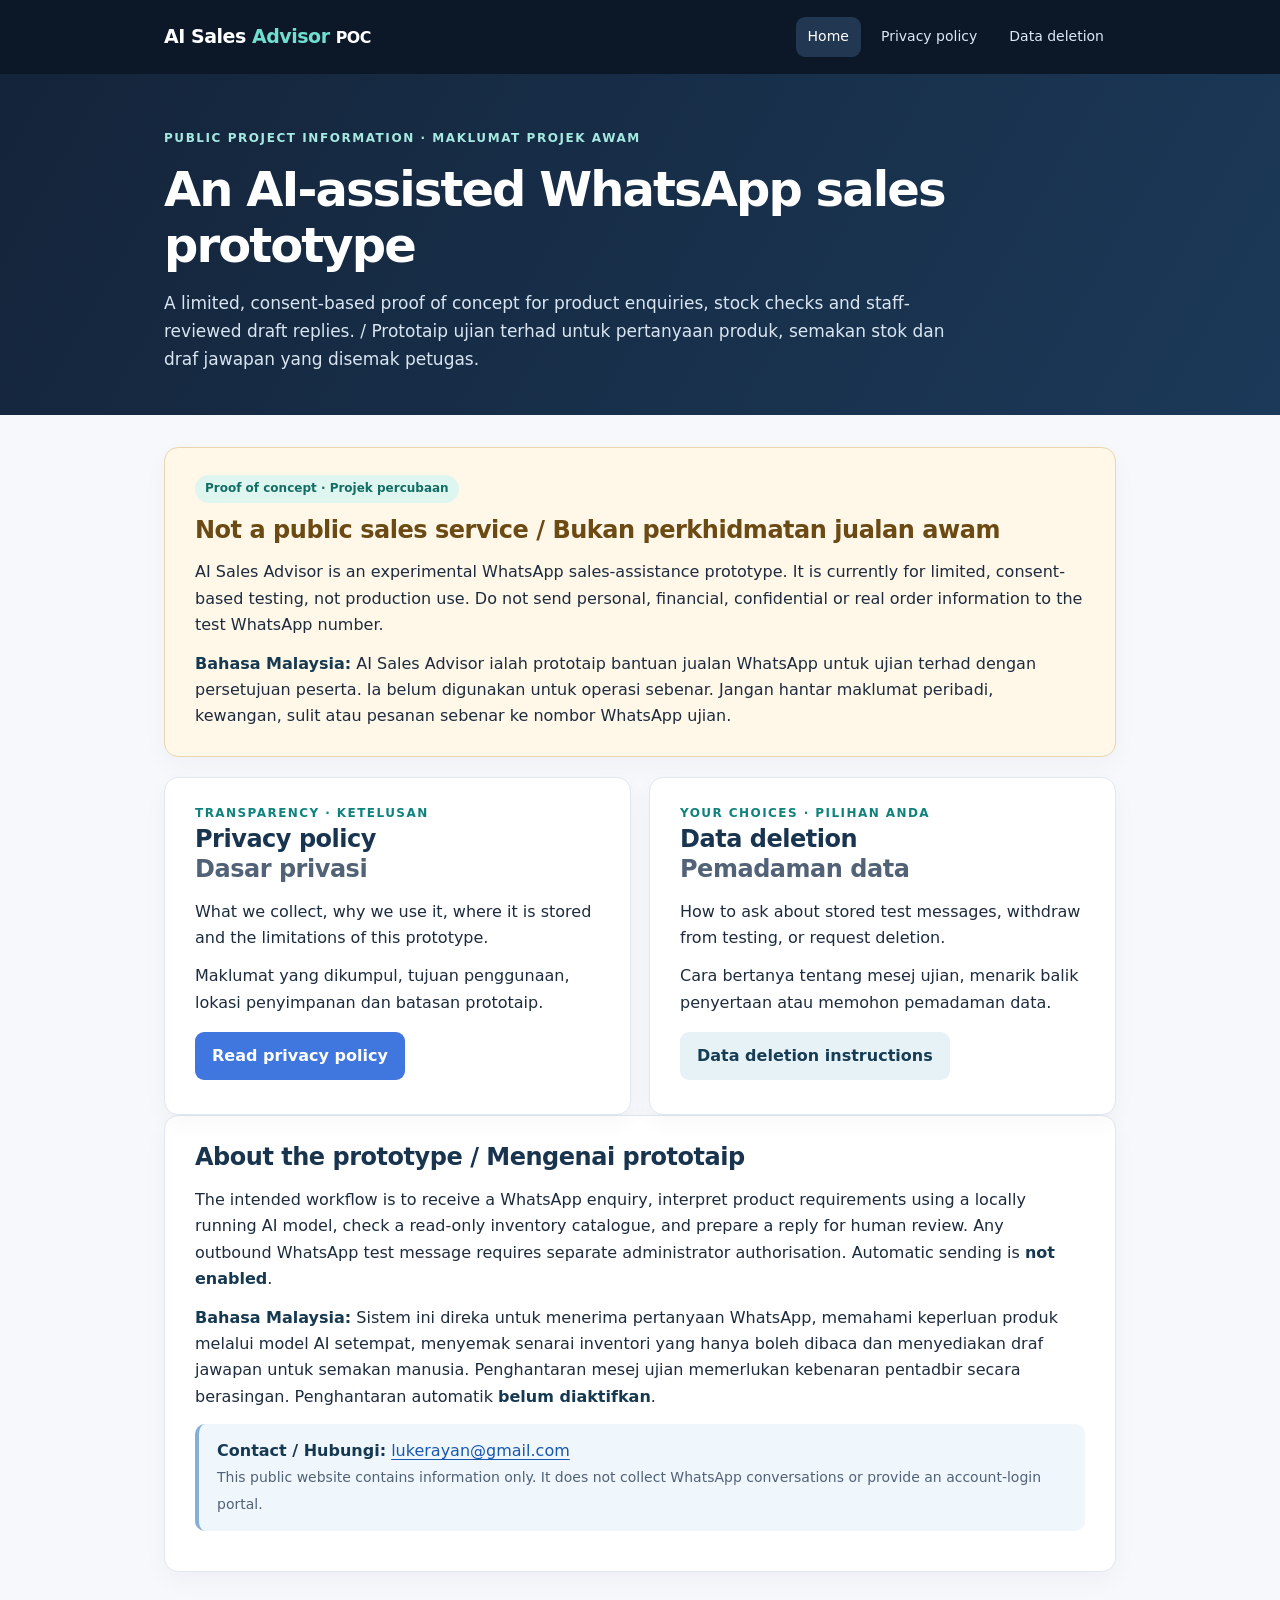
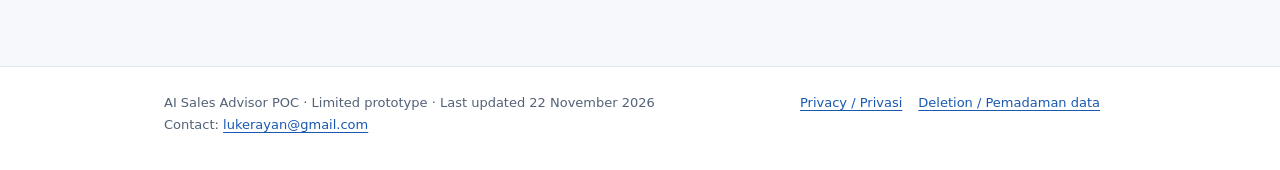
<file: index.html>
<!doctype html>
<html lang="en">
<head><meta charset="utf-8"><meta name="viewport" content="width=device-width, initial-scale=1">
<meta name="description" content="AI Sales Advisor proof-of-concept: public information, privacy policy, and data deletion instructions.">
<title>An AI-assisted WhatsApp sales prototype | AI Sales Advisor POC</title>
<link rel="stylesheet" href="styles.css"><meta name="referrer" content="strict-origin-when-cross-origin">
</head><body><header class="top"><div class="wrap bar"><a href="index.html" class="brand">AI Sales <span>Advisor</span> <small>POC</small></a><nav class="nav" aria-label="Main navigation"><a href="index.html" aria-current="page">Home</a><a href="privacy.html">Privacy policy</a><a href="data-deletion.html">Data deletion</a></nav></div></header>
<section class="hero"><div class="wrap"><div class="kicker">Public project information · Maklumat projek awam</div><h1>An AI-assisted WhatsApp sales prototype</h1><p>A limited, consent-based proof of concept for product enquiries, stock checks and staff-reviewed draft replies. / Prototaip ujian terhad untuk pertanyaan produk, semakan stok dan draf jawapan yang disemak petugas.</p></div></section>
<main id="main" class="wrap main"><section class="card warning"><span class="tag">Proof of concept · Projek percubaan</span><h2 style="margin-top:12px">Not a public sales service / Bukan perkhidmatan jualan awam</h2>
<p>AI Sales Advisor is an experimental WhatsApp sales-assistance prototype. It is currently for limited, consent-based testing, not production use. Do not send personal, financial, confidential or real order information to the test WhatsApp number.</p>
<p><strong>Bahasa Malaysia:</strong> AI Sales Advisor ialah prototaip bantuan jualan WhatsApp untuk ujian terhad dengan persetujuan peserta. Ia belum digunakan untuk operasi sebenar. Jangan hantar maklumat peribadi, kewangan, sulit atau pesanan sebenar ke nombor WhatsApp ujian.</p></section>
<div class="grid"><section class="card"><div class="eyebrow">Transparency · Ketelusan</div><h2>Privacy policy<br><span class="muted">Dasar privasi</span></h2><p>What we collect, why we use it, where it is stored and the limitations of this prototype.</p><p>Maklumat yang dikumpul, tujuan penggunaan, lokasi penyimpanan dan batasan prototaip.</p><a class="cta" href="privacy.html">Read privacy policy</a></section>
<section class="card"><div class="eyebrow">Your choices · Pilihan anda</div><h2>Data deletion<br><span class="muted">Pemadaman data</span></h2><p>How to ask about stored test messages, withdraw from testing, or request deletion.</p><p>Cara bertanya tentang mesej ujian, menarik balik penyertaan atau memohon pemadaman data.</p><a class="cta secondary" href="data-deletion.html">Data deletion instructions</a></section></div>
<section class="card"><h2>About the prototype / Mengenai prototaip</h2>
<p>The intended workflow is to receive a WhatsApp enquiry, interpret product requirements using a locally running AI model, check a read-only inventory catalogue, and prepare a reply for human review. Any outbound WhatsApp test message requires separate administrator authorisation. Automatic sending is <strong>not enabled</strong>.</p>
<p><strong>Bahasa Malaysia:</strong> Sistem ini direka untuk menerima pertanyaan WhatsApp, memahami keperluan produk melalui model AI setempat, menyemak senarai inventori yang hanya boleh dibaca dan menyediakan draf jawapan untuk semakan manusia. Penghantaran mesej ujian memerlukan kebenaran pentadbir secara berasingan. Penghantaran automatik <strong>belum diaktifkan</strong>.</p>
<div class="detail"><strong>Contact / Hubungi:</strong> <a href="mailto:lukerayan@gmail.com">lukerayan@gmail.com</a><br><span class="note">This public website contains information only. It does not collect WhatsApp conversations or provide an account-login portal.</span></div></section></main>
<footer class="foot"><div class="wrap"><div>AI Sales Advisor POC · Limited prototype · Last updated 22 November 2026<br>Contact: <a href="mailto:lukerayan@gmail.com">lukerayan@gmail.com</a></div><div><a href="privacy.html">Privacy / Privasi</a><a href="data-deletion.html">Deletion / Pemadaman data</a></div></div></footer>
</body></html>
</file>
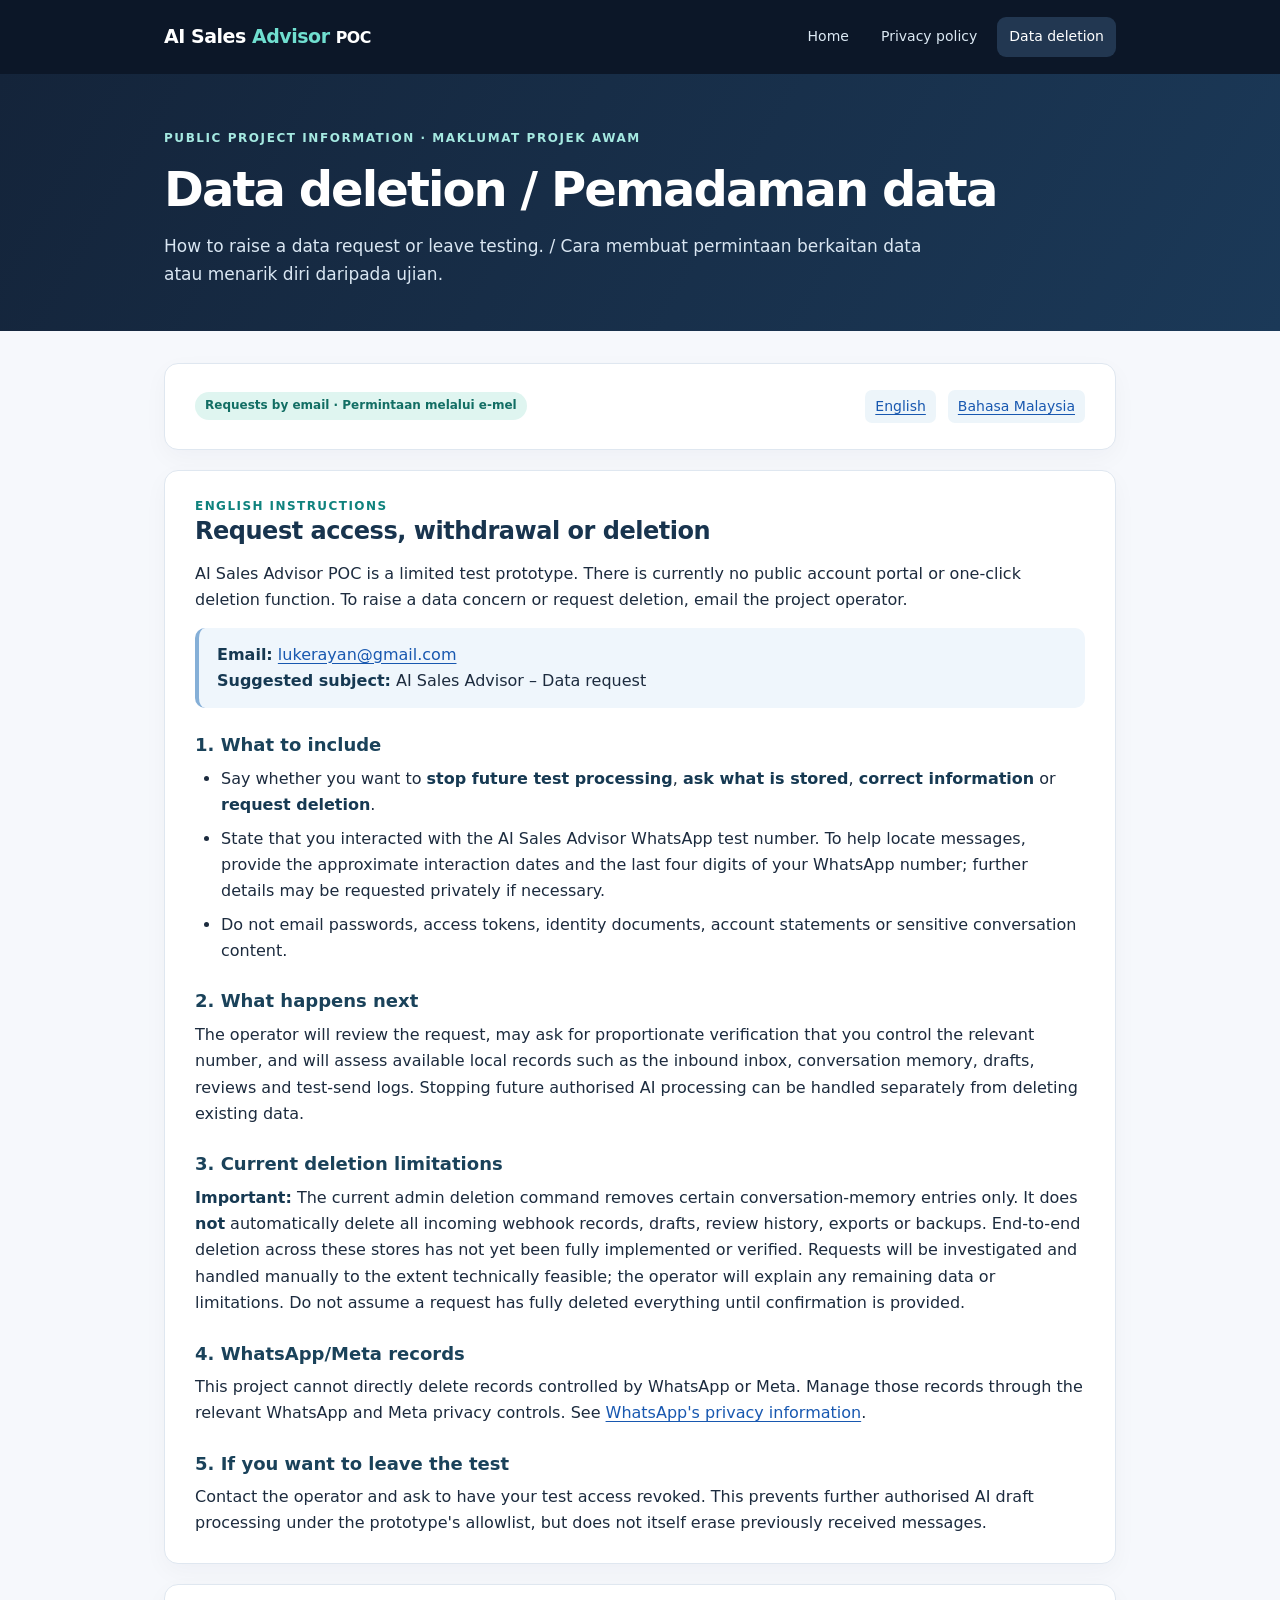
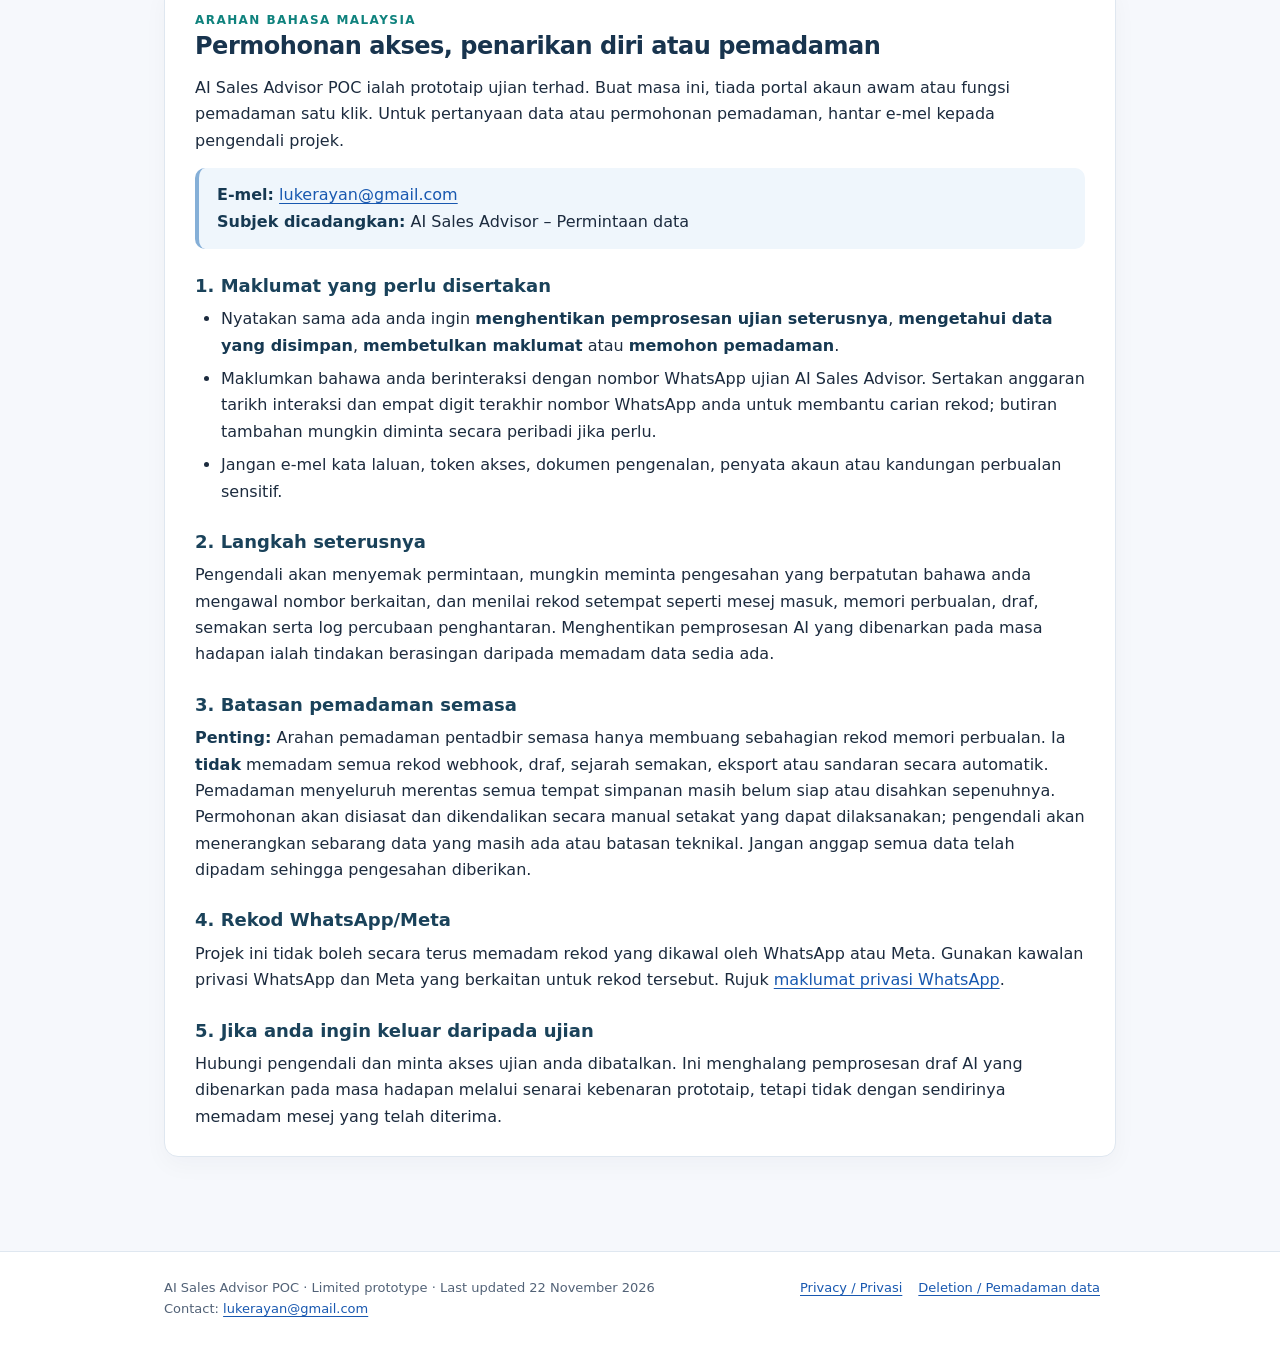
<file: data-deletion.html>
<!doctype html>
<html lang="en">
<head><meta charset="utf-8"><meta name="viewport" content="width=device-width, initial-scale=1">
<meta name="description" content="AI Sales Advisor proof-of-concept: public information, privacy policy, and data deletion instructions.">
<title>Data deletion / Pemadaman data | AI Sales Advisor POC</title>
<link rel="stylesheet" href="styles.css"><meta name="referrer" content="strict-origin-when-cross-origin">
</head><body><header class="top"><div class="wrap bar"><a href="index.html" class="brand">AI Sales <span>Advisor</span> <small>POC</small></a><nav class="nav" aria-label="Main navigation"><a href="index.html">Home</a><a href="privacy.html">Privacy policy</a><a href="data-deletion.html" aria-current="page">Data deletion</a></nav></div></header>
<section class="hero"><div class="wrap"><div class="kicker">Public project information · Maklumat projek awam</div><h1>Data deletion / Pemadaman data</h1><p>How to raise a data request or leave testing. / Cara membuat permintaan berkaitan data atau menarik diri daripada ujian.</p></div></section>
<main id="main" class="wrap main"><section class="card"><div class="split"><span class="tag">Requests by email · Permintaan melalui e-mel</span><div class="lang"><a href="#english">English</a><a href="#bahasa-melayu">Bahasa Malaysia</a></div></div></section>
<section id="english" class="card"><div class="eyebrow">English instructions</div><h2>Request access, withdrawal or deletion</h2>
<p>AI Sales Advisor POC is a limited test prototype. There is currently no public account portal or one-click deletion function. To raise a data concern or request deletion, email the project operator.</p>
<div class="detail"><strong>Email:</strong> <a href="mailto:lukerayan@gmail.com?subject=AI%20Sales%20Advisor%20-%20Data%20request">lukerayan@gmail.com</a><br><strong>Suggested subject:</strong> AI Sales Advisor – Data request</div>
<h3>1. What to include</h3><ul><li>Say whether you want to <strong>stop future test processing</strong>, <strong>ask what is stored</strong>, <strong>correct information</strong> or <strong>request deletion</strong>.</li><li>State that you interacted with the AI Sales Advisor WhatsApp test number. To help locate messages, provide the approximate interaction dates and the last four digits of your WhatsApp number; further details may be requested privately if necessary.</li><li>Do not email passwords, access tokens, identity documents, account statements or sensitive conversation content.</li></ul>
<h3>2. What happens next</h3><p>The operator will review the request, may ask for proportionate verification that you control the relevant number, and will assess available local records such as the inbound inbox, conversation memory, drafts, reviews and test-send logs. Stopping future authorised AI processing can be handled separately from deleting existing data.</p>
<h3>3. Current deletion limitations</h3><p><strong>Important:</strong> The current admin deletion command removes certain conversation-memory entries only. It does <strong>not</strong> automatically delete all incoming webhook records, drafts, review history, exports or backups. End-to-end deletion across these stores has not yet been fully implemented or verified. Requests will be investigated and handled manually to the extent technically feasible; the operator will explain any remaining data or limitations. Do not assume a request has fully deleted everything until confirmation is provided.</p>
<h3>4. WhatsApp/Meta records</h3><p>This project cannot directly delete records controlled by WhatsApp or Meta. Manage those records through the relevant WhatsApp and Meta privacy controls. See <a href="https://www.whatsapp.com/legal/privacy-policy" rel="noopener noreferrer">WhatsApp's privacy information</a>.</p>
<h3>5. If you want to leave the test</h3><p>Contact the operator and ask to have your test access revoked. This prevents further authorised AI draft processing under the prototype's allowlist, but does not itself erase previously received messages.</p>
</section>
<section id="bahasa-melayu" class="card" lang="ms"><div class="eyebrow">Arahan Bahasa Malaysia</div><h2>Permohonan akses, penarikan diri atau pemadaman</h2>
<p>AI Sales Advisor POC ialah prototaip ujian terhad. Buat masa ini, tiada portal akaun awam atau fungsi pemadaman satu klik. Untuk pertanyaan data atau permohonan pemadaman, hantar e-mel kepada pengendali projek.</p>
<div class="detail"><strong>E-mel:</strong> <a href="mailto:lukerayan@gmail.com?subject=AI%20Sales%20Advisor%20-%20Permintaan%20data">lukerayan@gmail.com</a><br><strong>Subjek dicadangkan:</strong> AI Sales Advisor – Permintaan data</div>
<h3>1. Maklumat yang perlu disertakan</h3><ul><li>Nyatakan sama ada anda ingin <strong>menghentikan pemprosesan ujian seterusnya</strong>, <strong>mengetahui data yang disimpan</strong>, <strong>membetulkan maklumat</strong> atau <strong>memohon pemadaman</strong>.</li><li>Maklumkan bahawa anda berinteraksi dengan nombor WhatsApp ujian AI Sales Advisor. Sertakan anggaran tarikh interaksi dan empat digit terakhir nombor WhatsApp anda untuk membantu carian rekod; butiran tambahan mungkin diminta secara peribadi jika perlu.</li><li>Jangan e-mel kata laluan, token akses, dokumen pengenalan, penyata akaun atau kandungan perbualan sensitif.</li></ul>
<h3>2. Langkah seterusnya</h3><p>Pengendali akan menyemak permintaan, mungkin meminta pengesahan yang berpatutan bahawa anda mengawal nombor berkaitan, dan menilai rekod setempat seperti mesej masuk, memori perbualan, draf, semakan serta log percubaan penghantaran. Menghentikan pemprosesan AI yang dibenarkan pada masa hadapan ialah tindakan berasingan daripada memadam data sedia ada.</p>
<h3>3. Batasan pemadaman semasa</h3><p><strong>Penting:</strong> Arahan pemadaman pentadbir semasa hanya membuang sebahagian rekod memori perbualan. Ia <strong>tidak</strong> memadam semua rekod webhook, draf, sejarah semakan, eksport atau sandaran secara automatik. Pemadaman menyeluruh merentas semua tempat simpanan masih belum siap atau disahkan sepenuhnya. Permohonan akan disiasat dan dikendalikan secara manual setakat yang dapat dilaksanakan; pengendali akan menerangkan sebarang data yang masih ada atau batasan teknikal. Jangan anggap semua data telah dipadam sehingga pengesahan diberikan.</p>
<h3>4. Rekod WhatsApp/Meta</h3><p>Projek ini tidak boleh secara terus memadam rekod yang dikawal oleh WhatsApp atau Meta. Gunakan kawalan privasi WhatsApp dan Meta yang berkaitan untuk rekod tersebut. Rujuk <a href="https://www.whatsapp.com/legal/privacy-policy" rel="noopener noreferrer">maklumat privasi WhatsApp</a>.</p>
<h3>5. Jika anda ingin keluar daripada ujian</h3><p>Hubungi pengendali dan minta akses ujian anda dibatalkan. Ini menghalang pemprosesan draf AI yang dibenarkan pada masa hadapan melalui senarai kebenaran prototaip, tetapi tidak dengan sendirinya memadam mesej yang telah diterima.</p>
</section></main>
<footer class="foot"><div class="wrap"><div>AI Sales Advisor POC · Limited prototype · Last updated 22 November 2026<br>Contact: <a href="mailto:lukerayan@gmail.com">lukerayan@gmail.com</a></div><div><a href="privacy.html">Privacy / Privasi</a><a href="data-deletion.html">Deletion / Pemadaman data</a></div></div></footer>
</body></html>
</file>
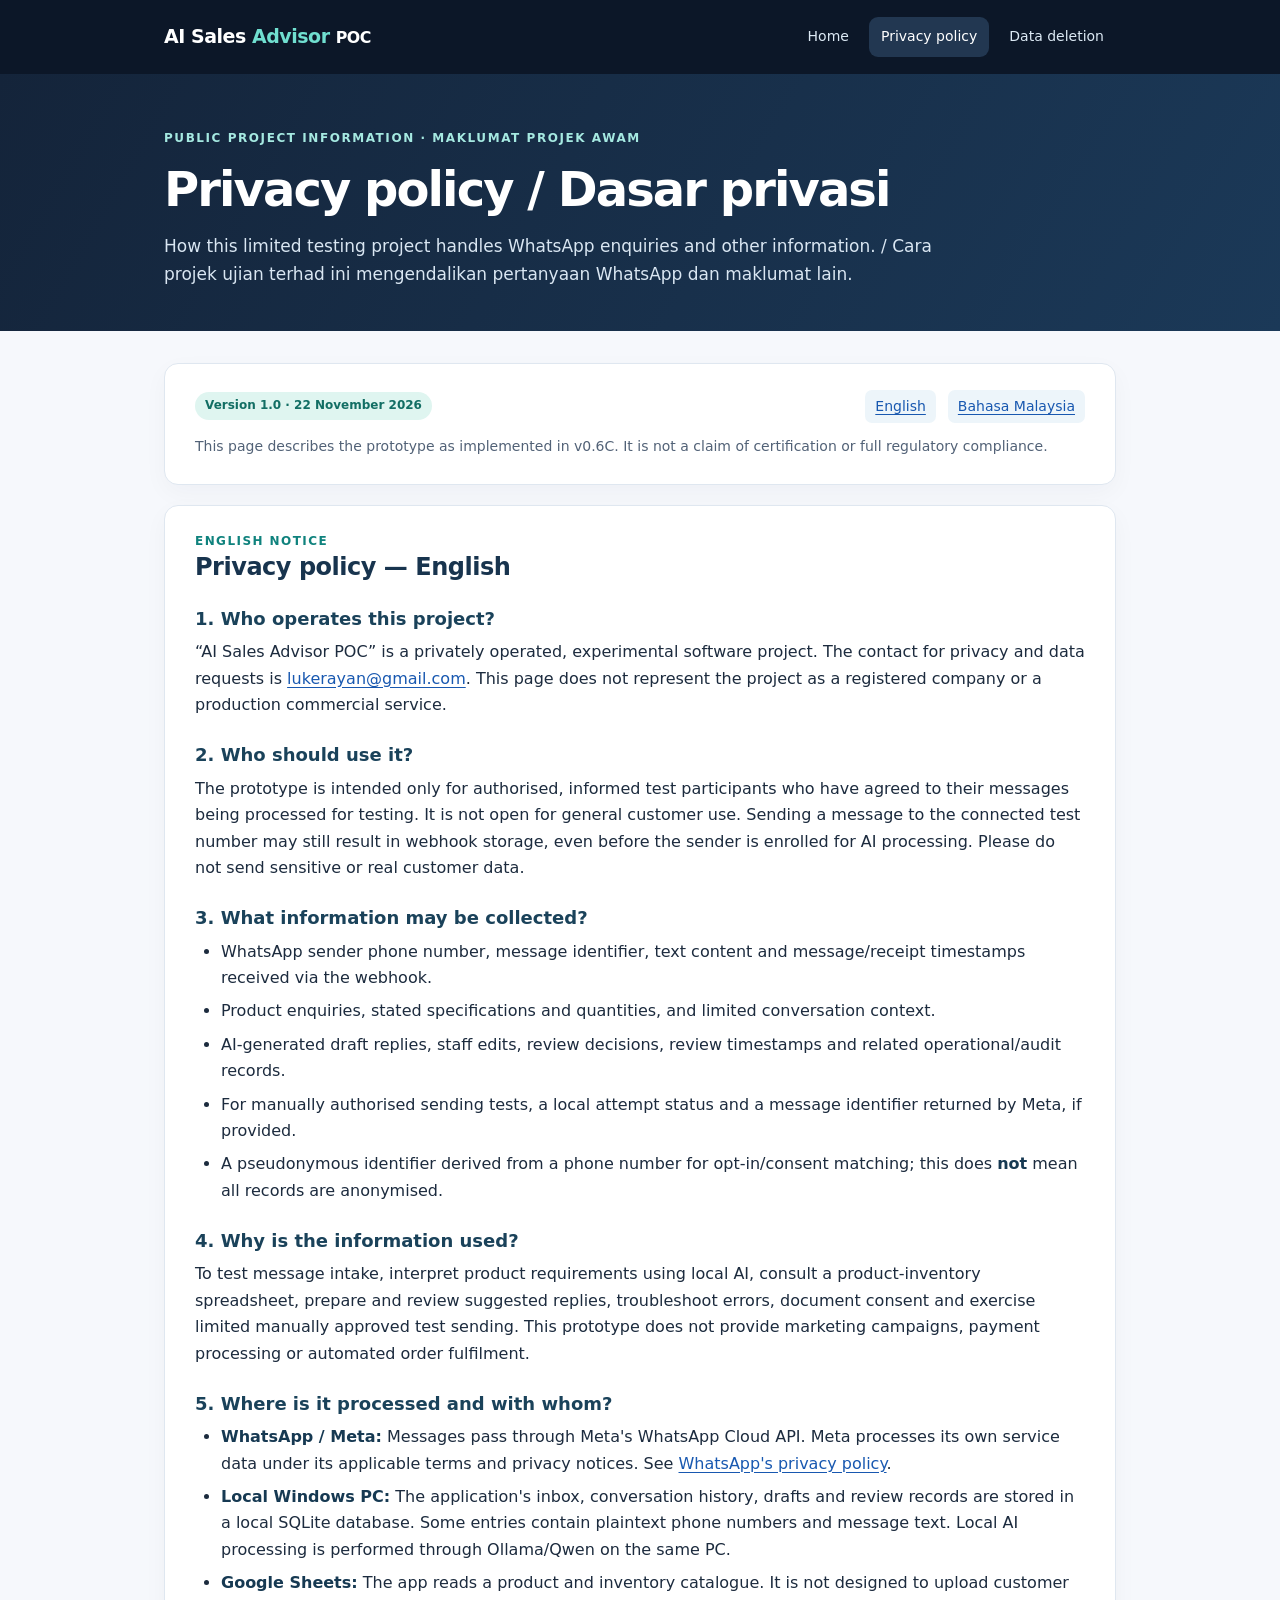
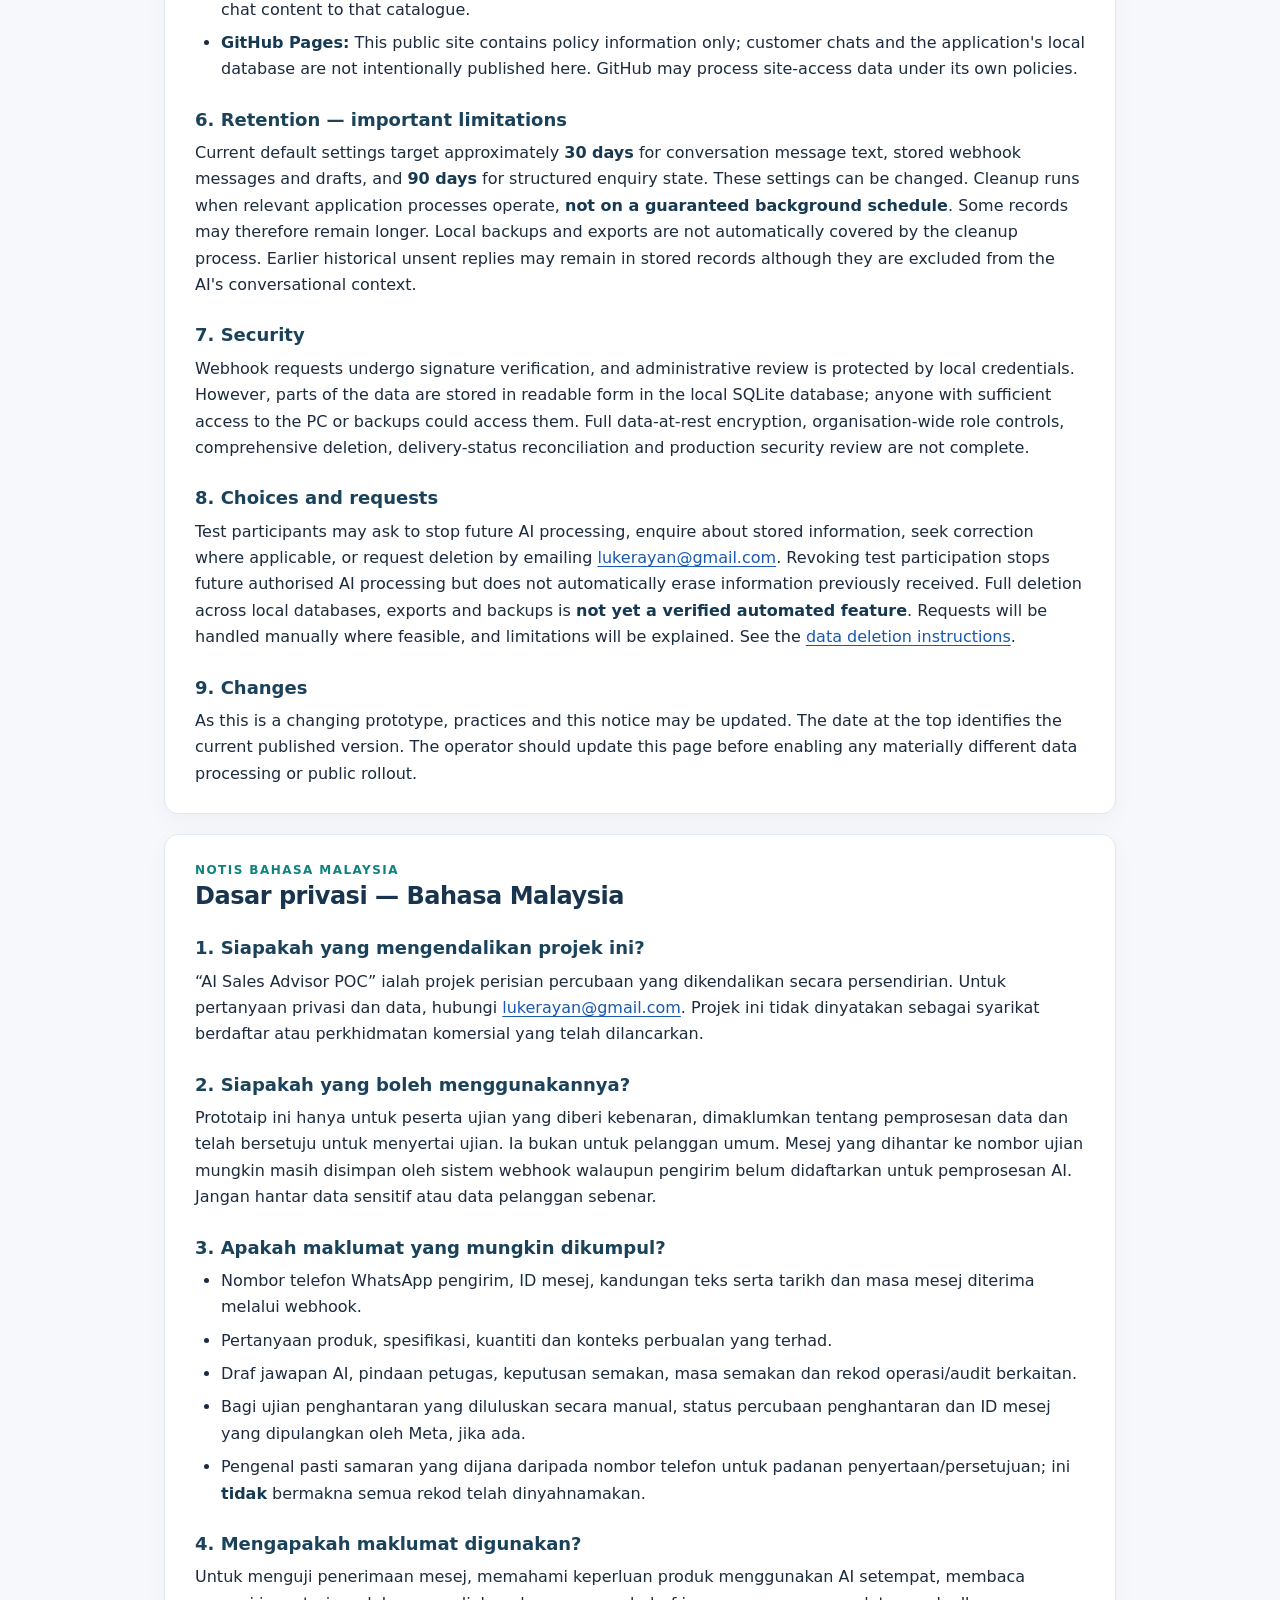
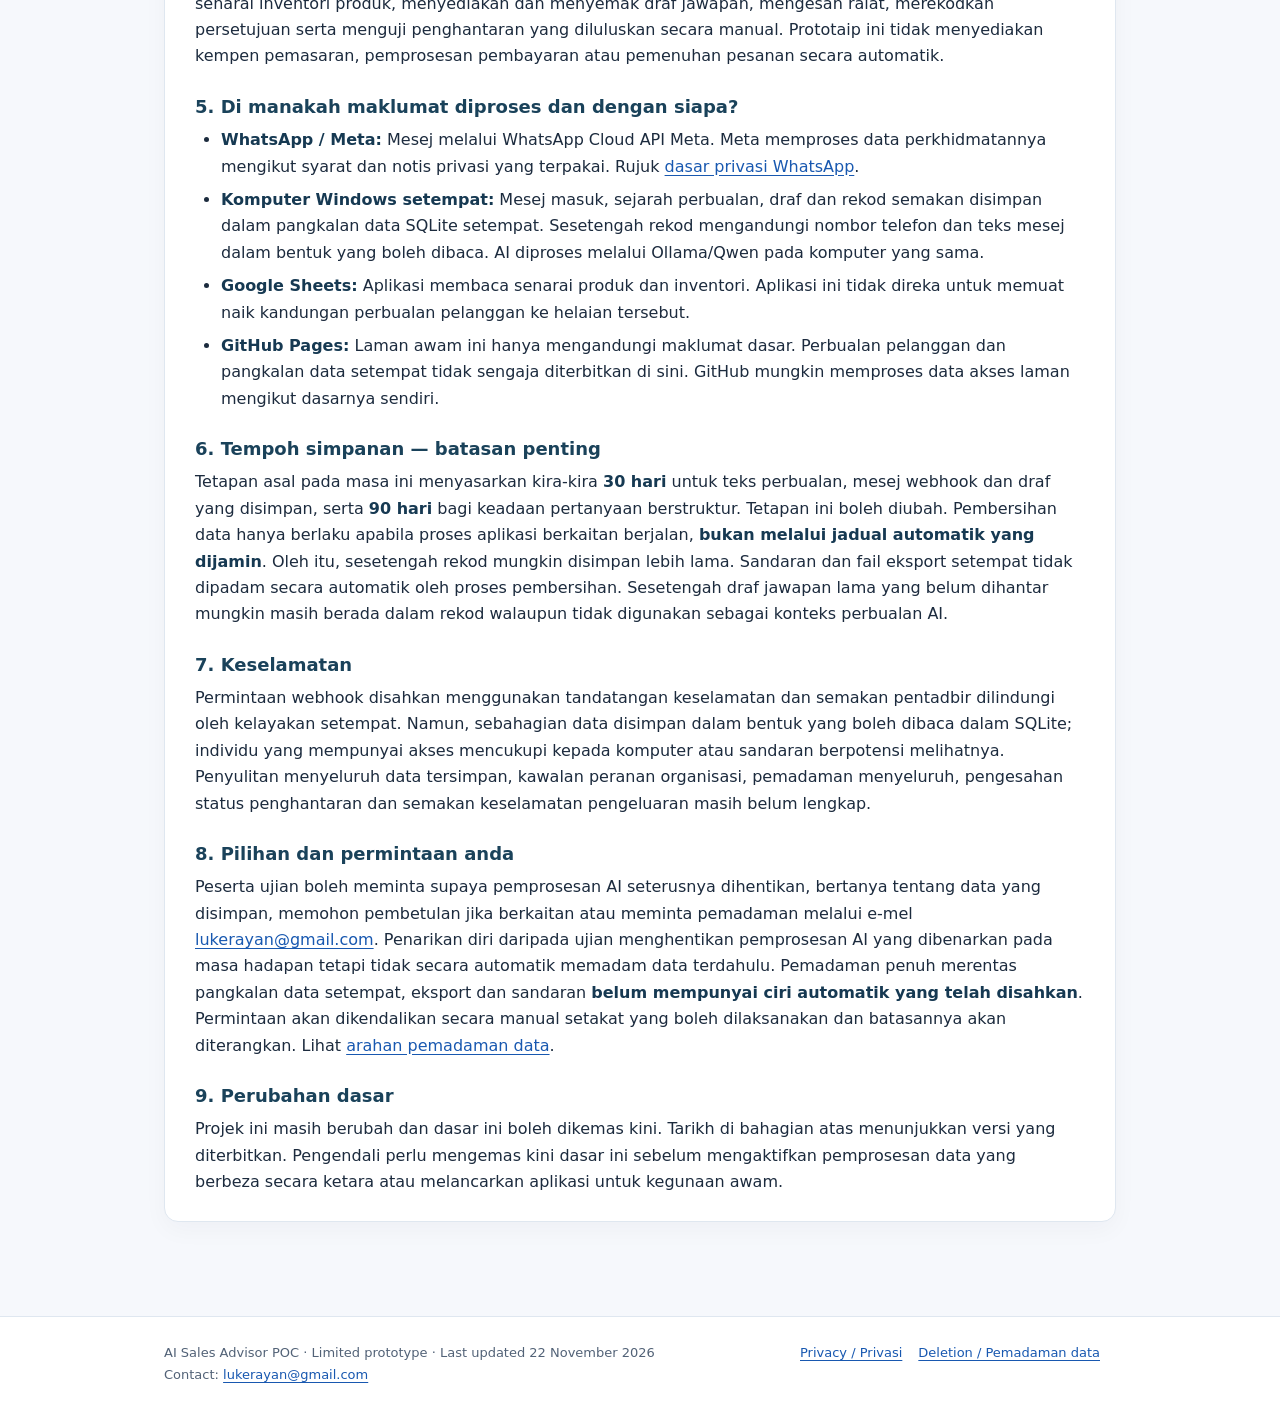
<file: privacy.html>
<!doctype html>
<html lang="en">
<head><meta charset="utf-8"><meta name="viewport" content="width=device-width, initial-scale=1">
<meta name="description" content="AI Sales Advisor proof-of-concept: public information, privacy policy, and data deletion instructions.">
<title>Privacy policy / Dasar privasi | AI Sales Advisor POC</title>
<link rel="stylesheet" href="styles.css"><meta name="referrer" content="strict-origin-when-cross-origin">
</head><body><header class="top"><div class="wrap bar"><a href="index.html" class="brand">AI Sales <span>Advisor</span> <small>POC</small></a><nav class="nav" aria-label="Main navigation"><a href="index.html">Home</a><a href="privacy.html" aria-current="page">Privacy policy</a><a href="data-deletion.html">Data deletion</a></nav></div></header>
<section class="hero"><div class="wrap"><div class="kicker">Public project information · Maklumat projek awam</div><h1>Privacy policy / Dasar privasi</h1><p>How this limited testing project handles WhatsApp enquiries and other information. / Cara projek ujian terhad ini mengendalikan pertanyaan WhatsApp dan maklumat lain.</p></div></section>
<main id="main" class="wrap main"><section class="card"><div class="split"><span class="tag">Version 1.0 · 22 November 2026</span><div class="lang"><a href="#english">English</a><a href="#bahasa-melayu">Bahasa Malaysia</a></div></div><p class="note" style="margin-top:12px">This page describes the prototype as implemented in v0.6C. It is not a claim of certification or full regulatory compliance.</p></section>
<section id="english" class="card"><div class="eyebrow">English notice</div><h2>Privacy policy — English</h2>
<h3>1. Who operates this project?</h3><p>“AI Sales Advisor POC” is a privately operated, experimental software project. The contact for privacy and data requests is <a href="mailto:lukerayan@gmail.com">lukerayan@gmail.com</a>. This page does not represent the project as a registered company or a production commercial service.</p>
<h3>2. Who should use it?</h3><p>The prototype is intended only for authorised, informed test participants who have agreed to their messages being processed for testing. It is not open for general customer use. Sending a message to the connected test number may still result in webhook storage, even before the sender is enrolled for AI processing. Please do not send sensitive or real customer data.</p>
<h3>3. What information may be collected?</h3><ul><li>WhatsApp sender phone number, message identifier, text content and message/receipt timestamps received via the webhook.</li><li>Product enquiries, stated specifications and quantities, and limited conversation context.</li><li>AI-generated draft replies, staff edits, review decisions, review timestamps and related operational/audit records.</li><li>For manually authorised sending tests, a local attempt status and a message identifier returned by Meta, if provided.</li><li>A pseudonymous identifier derived from a phone number for opt-in/consent matching; this does <strong>not</strong> mean all records are anonymised.</li></ul>
<h3>4. Why is the information used?</h3><p>To test message intake, interpret product requirements using local AI, consult a product-inventory spreadsheet, prepare and review suggested replies, troubleshoot errors, document consent and exercise limited manually approved test sending. This prototype does not provide marketing campaigns, payment processing or automated order fulfilment.</p>
<h3>5. Where is it processed and with whom?</h3><ul><li><strong>WhatsApp / Meta:</strong> Messages pass through Meta's WhatsApp Cloud API. Meta processes its own service data under its applicable terms and privacy notices. See <a href="https://www.whatsapp.com/legal/privacy-policy" rel="noopener noreferrer">WhatsApp's privacy policy</a>.</li><li><strong>Local Windows PC:</strong> The application's inbox, conversation history, drafts and review records are stored in a local SQLite database. Some entries contain plaintext phone numbers and message text. Local AI processing is performed through Ollama/Qwen on the same PC.</li><li><strong>Google Sheets:</strong> The app reads a product and inventory catalogue. It is not designed to upload customer chat content to that catalogue.</li><li><strong>GitHub Pages:</strong> This public site contains policy information only; customer chats and the application's local database are not intentionally published here. GitHub may process site-access data under its own policies.</li></ul>
<h3>6. Retention — important limitations</h3><p>Current default settings target approximately <strong>30 days</strong> for conversation message text, stored webhook messages and drafts, and <strong>90 days</strong> for structured enquiry state. These settings can be changed. Cleanup runs when relevant application processes operate, <strong>not on a guaranteed background schedule</strong>. Some records may therefore remain longer. Local backups and exports are not automatically covered by the cleanup process. Earlier historical unsent replies may remain in stored records although they are excluded from the AI's conversational context.</p>
<h3>7. Security</h3><p>Webhook requests undergo signature verification, and administrative review is protected by local credentials. However, parts of the data are stored in readable form in the local SQLite database; anyone with sufficient access to the PC or backups could access them. Full data-at-rest encryption, organisation-wide role controls, comprehensive deletion, delivery-status reconciliation and production security review are not complete.</p>
<h3>8. Choices and requests</h3><p>Test participants may ask to stop future AI processing, enquire about stored information, seek correction where applicable, or request deletion by emailing <a href="mailto:lukerayan@gmail.com">lukerayan@gmail.com</a>. Revoking test participation stops future authorised AI processing but does not automatically erase information previously received. Full deletion across local databases, exports and backups is <strong>not yet a verified automated feature</strong>. Requests will be handled manually where feasible, and limitations will be explained. See the <a href="data-deletion.html">data deletion instructions</a>.</p>
<h3>9. Changes</h3><p>As this is a changing prototype, practices and this notice may be updated. The date at the top identifies the current published version. The operator should update this page before enabling any materially different data processing or public rollout.</p>
</section>
<section id="bahasa-melayu" class="card" lang="ms"><div class="eyebrow">Notis Bahasa Malaysia</div><h2>Dasar privasi — Bahasa Malaysia</h2>
<h3>1. Siapakah yang mengendalikan projek ini?</h3><p>“AI Sales Advisor POC” ialah projek perisian percubaan yang dikendalikan secara persendirian. Untuk pertanyaan privasi dan data, hubungi <a href="mailto:lukerayan@gmail.com">lukerayan@gmail.com</a>. Projek ini tidak dinyatakan sebagai syarikat berdaftar atau perkhidmatan komersial yang telah dilancarkan.</p>
<h3>2. Siapakah yang boleh menggunakannya?</h3><p>Prototaip ini hanya untuk peserta ujian yang diberi kebenaran, dimaklumkan tentang pemprosesan data dan telah bersetuju untuk menyertai ujian. Ia bukan untuk pelanggan umum. Mesej yang dihantar ke nombor ujian mungkin masih disimpan oleh sistem webhook walaupun pengirim belum didaftarkan untuk pemprosesan AI. Jangan hantar data sensitif atau data pelanggan sebenar.</p>
<h3>3. Apakah maklumat yang mungkin dikumpul?</h3><ul><li>Nombor telefon WhatsApp pengirim, ID mesej, kandungan teks serta tarikh dan masa mesej diterima melalui webhook.</li><li>Pertanyaan produk, spesifikasi, kuantiti dan konteks perbualan yang terhad.</li><li>Draf jawapan AI, pindaan petugas, keputusan semakan, masa semakan dan rekod operasi/audit berkaitan.</li><li>Bagi ujian penghantaran yang diluluskan secara manual, status percubaan penghantaran dan ID mesej yang dipulangkan oleh Meta, jika ada.</li><li>Pengenal pasti samaran yang dijana daripada nombor telefon untuk padanan penyertaan/persetujuan; ini <strong>tidak</strong> bermakna semua rekod telah dinyahnamakan.</li></ul>
<h3>4. Mengapakah maklumat digunakan?</h3><p>Untuk menguji penerimaan mesej, memahami keperluan produk menggunakan AI setempat, membaca senarai inventori produk, menyediakan dan menyemak draf jawapan, mengesan ralat, merekodkan persetujuan serta menguji penghantaran yang diluluskan secara manual. Prototaip ini tidak menyediakan kempen pemasaran, pemprosesan pembayaran atau pemenuhan pesanan secara automatik.</p>
<h3>5. Di manakah maklumat diproses dan dengan siapa?</h3><ul><li><strong>WhatsApp / Meta:</strong> Mesej melalui WhatsApp Cloud API Meta. Meta memproses data perkhidmatannya mengikut syarat dan notis privasi yang terpakai. Rujuk <a href="https://www.whatsapp.com/legal/privacy-policy" rel="noopener noreferrer">dasar privasi WhatsApp</a>.</li><li><strong>Komputer Windows setempat:</strong> Mesej masuk, sejarah perbualan, draf dan rekod semakan disimpan dalam pangkalan data SQLite setempat. Sesetengah rekod mengandungi nombor telefon dan teks mesej dalam bentuk yang boleh dibaca. AI diproses melalui Ollama/Qwen pada komputer yang sama.</li><li><strong>Google Sheets:</strong> Aplikasi membaca senarai produk dan inventori. Aplikasi ini tidak direka untuk memuat naik kandungan perbualan pelanggan ke helaian tersebut.</li><li><strong>GitHub Pages:</strong> Laman awam ini hanya mengandungi maklumat dasar. Perbualan pelanggan dan pangkalan data setempat tidak sengaja diterbitkan di sini. GitHub mungkin memproses data akses laman mengikut dasarnya sendiri.</li></ul>
<h3>6. Tempoh simpanan — batasan penting</h3><p>Tetapan asal pada masa ini menyasarkan kira-kira <strong>30 hari</strong> untuk teks perbualan, mesej webhook dan draf yang disimpan, serta <strong>90 hari</strong> bagi keadaan pertanyaan berstruktur. Tetapan ini boleh diubah. Pembersihan data hanya berlaku apabila proses aplikasi berkaitan berjalan, <strong>bukan melalui jadual automatik yang dijamin</strong>. Oleh itu, sesetengah rekod mungkin disimpan lebih lama. Sandaran dan fail eksport setempat tidak dipadam secara automatik oleh proses pembersihan. Sesetengah draf jawapan lama yang belum dihantar mungkin masih berada dalam rekod walaupun tidak digunakan sebagai konteks perbualan AI.</p>
<h3>7. Keselamatan</h3><p>Permintaan webhook disahkan menggunakan tandatangan keselamatan dan semakan pentadbir dilindungi oleh kelayakan setempat. Namun, sebahagian data disimpan dalam bentuk yang boleh dibaca dalam SQLite; individu yang mempunyai akses mencukupi kepada komputer atau sandaran berpotensi melihatnya. Penyulitan menyeluruh data tersimpan, kawalan peranan organisasi, pemadaman menyeluruh, pengesahan status penghantaran dan semakan keselamatan pengeluaran masih belum lengkap.</p>
<h3>8. Pilihan dan permintaan anda</h3><p>Peserta ujian boleh meminta supaya pemprosesan AI seterusnya dihentikan, bertanya tentang data yang disimpan, memohon pembetulan jika berkaitan atau meminta pemadaman melalui e-mel <a href="mailto:lukerayan@gmail.com">lukerayan@gmail.com</a>. Penarikan diri daripada ujian menghentikan pemprosesan AI yang dibenarkan pada masa hadapan tetapi tidak secara automatik memadam data terdahulu. Pemadaman penuh merentas pangkalan data setempat, eksport dan sandaran <strong>belum mempunyai ciri automatik yang telah disahkan</strong>. Permintaan akan dikendalikan secara manual setakat yang boleh dilaksanakan dan batasannya akan diterangkan. Lihat <a href="data-deletion.html">arahan pemadaman data</a>.</p>
<h3>9. Perubahan dasar</h3><p>Projek ini masih berubah dan dasar ini boleh dikemas kini. Tarikh di bahagian atas menunjukkan versi yang diterbitkan. Pengendali perlu mengemas kini dasar ini sebelum mengaktifkan pemprosesan data yang berbeza secara ketara atau melancarkan aplikasi untuk kegunaan awam.</p>
</section></main>
<footer class="foot"><div class="wrap"><div>AI Sales Advisor POC · Limited prototype · Last updated 22 November 2026<br>Contact: <a href="mailto:lukerayan@gmail.com">lukerayan@gmail.com</a></div><div><a href="privacy.html">Privacy / Privasi</a><a href="data-deletion.html">Deletion / Pemadaman data</a></div></div></footer>
</body></html>
</file>
<file: styles.css>
/* AI Sales Advisor public information website — no JavaScript, trackers or external assets */
:root{--navy:#14243a;--dark:#0c1728;--teal:#0f827d;--blue:#4077df;--text:#1c2b3e;--muted:#526277;--bg:#f6f8fc;--white:#fff;--line:#dfe7f0;--warn:#fff7e8}
*{box-sizing:border-box}html{scroll-behavior:smooth}body{margin:0;background:var(--bg);font-family:system-ui,-apple-system,"Segoe UI",Arial,sans-serif;color:var(--text);font-size:16px;line-height:1.65}a{color:#1858b0;text-underline-offset:3px}a:hover{text-decoration-thickness:2px}a:focus-visible{outline:3px solid #75bfd5;outline-offset:4px;border-radius:3px}.top{background:var(--dark);color:#fff}.wrap{max-width:1000px;margin:auto;padding-left:24px;padding-right:24px}.bar{min-height:74px;display:flex;justify-content:space-between;align-items:center;gap:18px;flex-wrap:wrap;padding-top:12px;padding-bottom:12px}.brand{text-decoration:none;color:#fff;font-size:19px;font-weight:750;letter-spacing:-.025em}.brand span{color:#70dfd0}.nav{display:flex;gap:8px;flex-wrap:wrap}.nav a{color:#dce9f4;padding:8px 12px;text-decoration:none;border-radius:9px;font-size:14px}.nav a[aria-current=page],.nav a:hover{background:#223751;color:#fff}.hero{padding:55px 0 42px;background:linear-gradient(120deg,#14243a,#1b3958);color:#fff}.kicker{color:#a5e9e1;letter-spacing:.13em;font-size:12px;font-weight:800;text-transform:uppercase}.hero h1{font-size:clamp(29px,5vw,48px);line-height:1.18;letter-spacing:-.04em;margin:12px 0 15px}.hero p{color:#d9e6f2;max-width:790px;font-size:17px;margin:0}.main{padding-top:32px;padding-bottom:74px}.card{border:1px solid var(--line);background:var(--white);border-radius:14px;box-shadow:0 8px 25px rgba(16,36,64,.035);padding:26px 30px;margin:0 0 20px}.grid{display:grid;grid-template-columns:repeat(2,minmax(0,1fr));gap:18px}.grid .card{margin:0}.card h2{line-height:1.27;letter-spacing:-.02em;font-size:24px;margin:0 0 14px;color:#18344e}.card h3{font-size:18px;line-height:1.35;margin:25px 0 8px;color:#1a425a}.card h3:first-child{margin-top:0}.card p{margin:0 0 12px}.card p:last-child{margin-bottom:0}.card ul,.card ol{margin:8px 0 18px;padding-left:26px}.card li{margin:7px 0}.card strong{color:#163952}.tag{display:inline-block;background:#dff5f0;color:#126e64;padding:4px 10px;font-size:12px;font-weight:800;border-radius:50px}.warning{background:var(--warn);border-color:#e9d5ae}.warning h2,.warning h3{color:#6b4a14}.cta{display:inline-block;background:var(--blue);border-radius:9px;color:white;text-decoration:none;padding:11px 17px;font-weight:700;margin:4px 8px 8px 0}.cta.secondary{background:#e7f2f7;color:#163d55}.split{display:flex;justify-content:space-between;align-items:center;gap:12px;flex-wrap:wrap}.lang{font-size:14px;display:flex;gap:12px;flex-wrap:wrap}.lang a{background:#edf5fa;padding:5px 10px;border-radius:7px}.muted{color:var(--muted)}.eyebrow{color:var(--teal);font-size:12px;letter-spacing:.12em;text-transform:uppercase;font-weight:800}.foot{border-top:1px solid var(--line);background:white;padding:25px 0 35px;font-size:13px;color:var(--muted)}.foot .wrap{display:flex;justify-content:space-between;gap:12px;flex-wrap:wrap}.foot a{margin-right:16px}.detail{background:#eff6fc;padding:14px 18px;border-radius:10px;border-left:4px solid #85afd7;margin:14px 0}.note{font-size:14px;color:var(--muted)}@media(max-width:680px){.bar{align-items:flex-start}.grid{grid-template-columns:1fr}.hero{padding:40px 0 35px}.card{padding:22px 20px}.wrap{padding-left:18px;padding-right:18px}.nav a{padding:5px 7px}}
</file>
